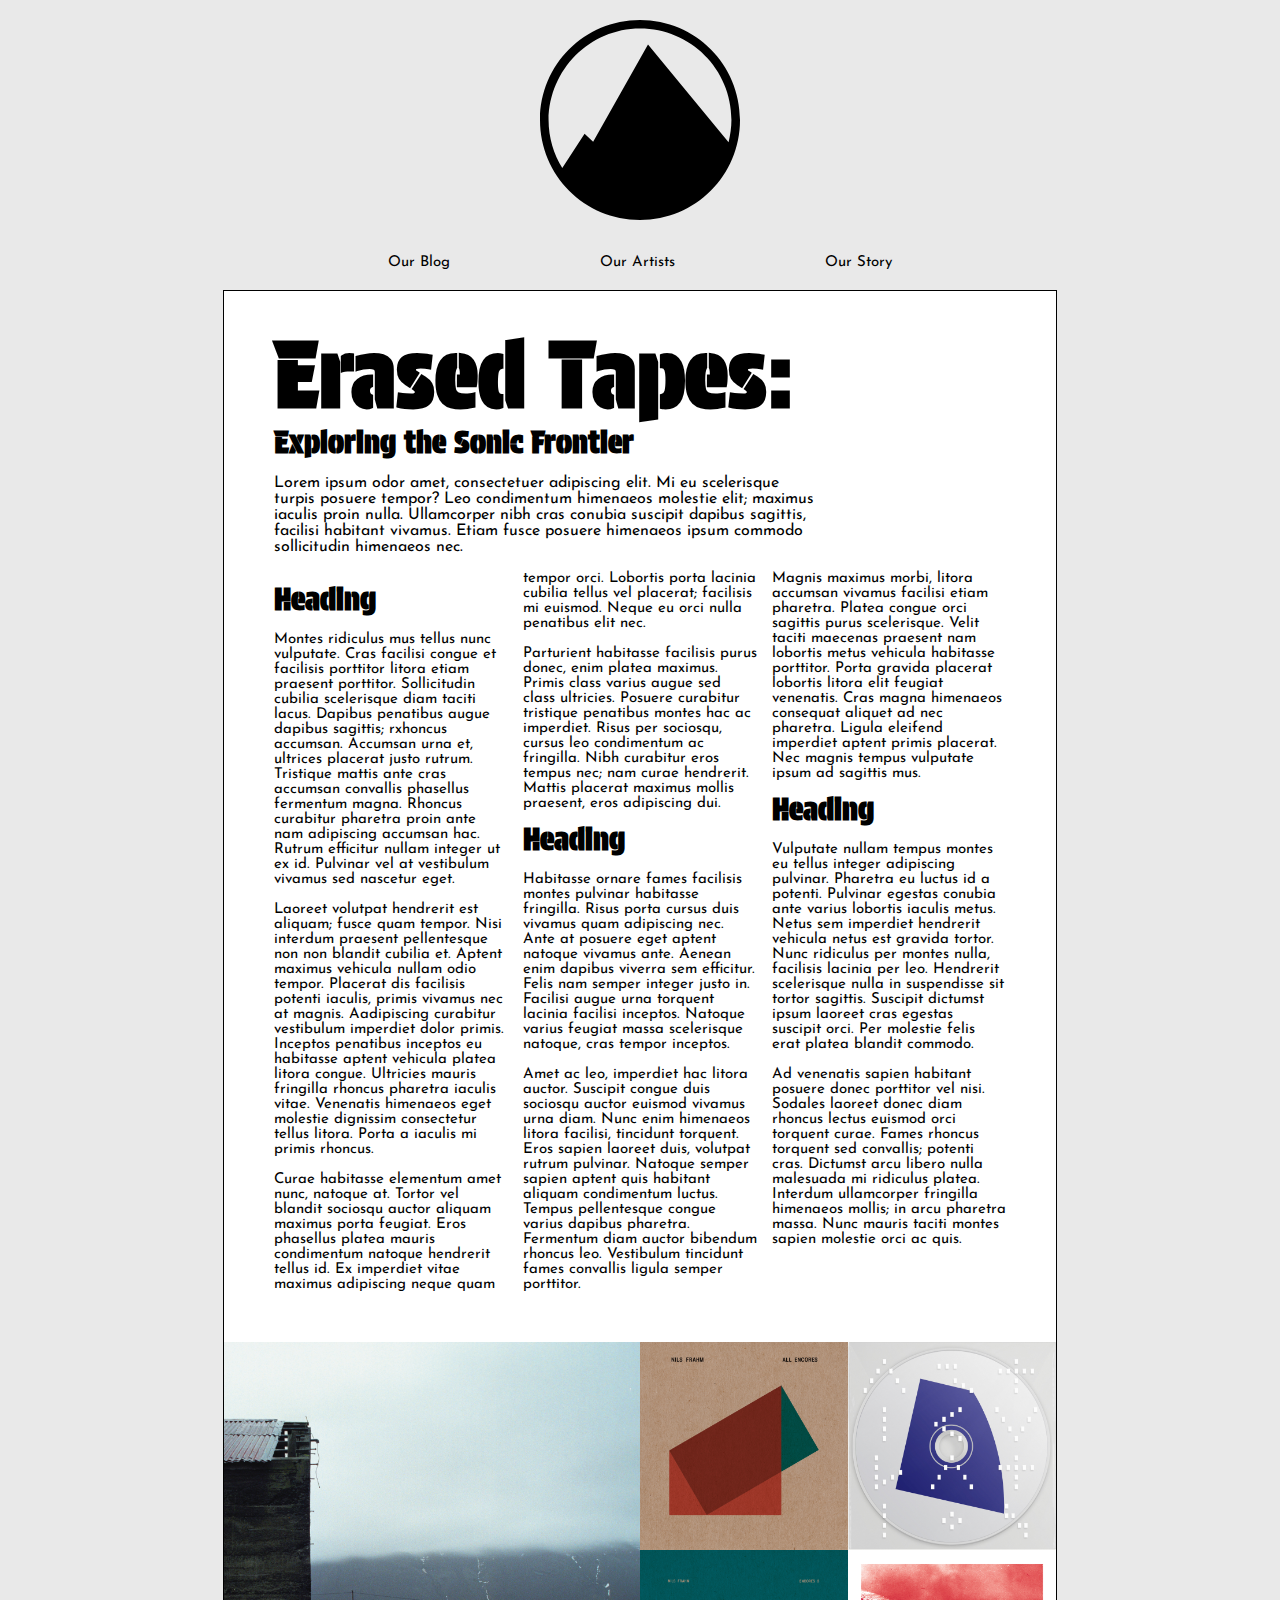
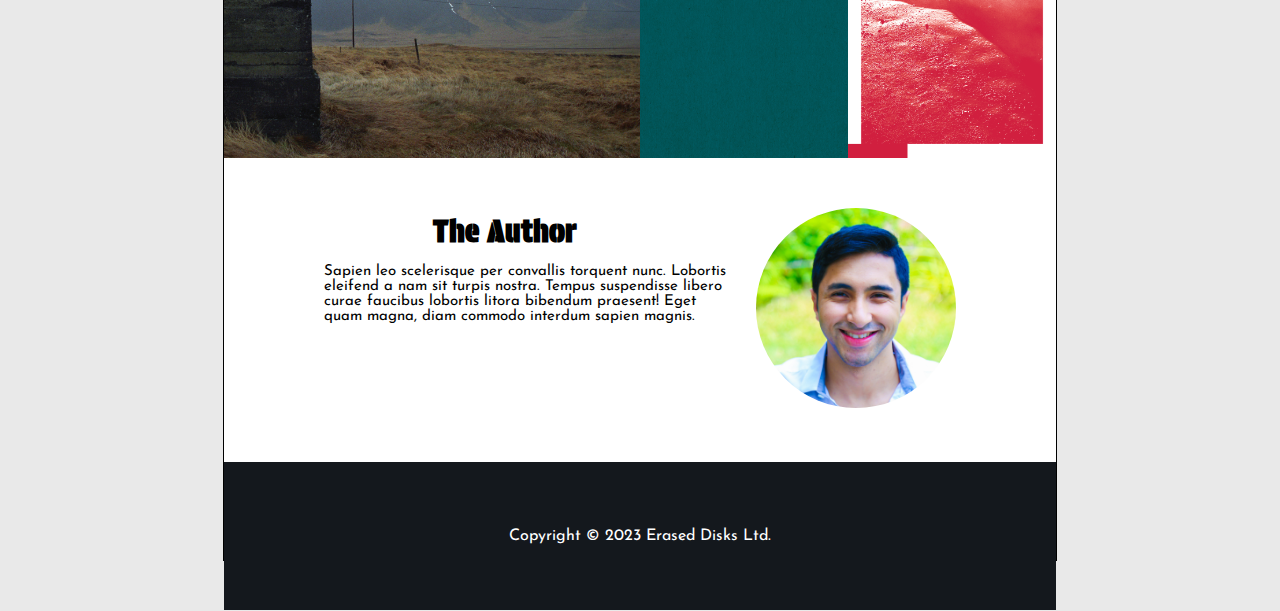
<file: index.html>
<!DOCTYPE html>
<html lang="en">
<head>
    <meta charset="UTF-8">
    <meta name="viewport" content="width=device-width, initial-scale=1.0">
    <title>Erased Tapes Records</title>
    <link rel="icon" type="image/x-icon" href="logo.svg">
    <link rel="stylesheet" href="stylesheet.css">
    <link href="https://fonts.googleapis.com/css2?family=Protest+Guerrilla&display=swap" rel="stylesheet">
    <link href="https://fonts.googleapis.com/css2?family=Josefin+Sans:ital,wght@0,100..700;1,100..700&display=swap" rel="stylesheet">
    <style>
        h1, h2{
            font-family: "Protest Guerrilla", sans-serif;
        }
        body {
            font-family: "Josefin Sans", serif;
        }
    </style>
</head>

<body>
    <header>
        <img src="logo.svg" alt="Logo" id="logo">
        <nav>
            <ul>
                <li><a href="#OurBlog">Our Blog</a></li>
                <li><a href="#OurArtists">Our Artists</a></li>
                <li><a href="#OurStory">Our Story</a></li>
            </ul>
        </nav>
    </header>

    <div class="container">
        <main>
            <div class="text-informations">
                <section id="hero-heading">
                    <h1>Erased Tapes:</h1>
                    <h2>Exploring the Sonic Frontier</h2>
                    <p>Lorem ipsum odor amet, consectetuer adipiscing elit. Mi eu scelerisque turpis posuere tempor? Leo condimentum himenaeos molestie elit; maximus iaculis proin nulla. Ullamcorper nibh cras conubia suscipit dapibus sagittis, facilisi habitant vivamus. Etiam fusce posuere himenaeos ipsum commodo sollicitudin himenaeos nec.</p>
                </section>
                <section id="text-headings">
                    <article class="information1">
                        <h2>Heading</h2>
                        <p>Montes ridiculus mus tellus nunc vulputate. Cras facilisi congue et facilisis porttitor litora etiam praesent porttitor. Sollicitudin cubilia scelerisque diam taciti lacus. Dapibus penatibus augue dapibus sagittis; rxhoncus accumsan. Accumsan urna et, ultrices placerat justo rutrum. Tristique mattis ante cras accumsan convallis phasellus fermentum magna. Rhoncus curabitur pharetra proin ante nam adipiscing accumsan hac. Rutrum efficitur nullam integer ut ex id. Pulvinar vel at vestibulum vivamus sed nascetur eget.</p>
                        <p>Laoreet volutpat hendrerit est aliquam; fusce quam tempor. Nisi interdum praesent pellentesque non non blandit cubilia et. Aptent maximus vehicula nullam odio tempor. Placerat dis facilisis potenti iaculis, primis vivamus nec at magnis. Aadipiscing curabitur vestibulum imperdiet dolor primis. Inceptos penatibus inceptos eu habitasse aptent vehicula platea litora congue. Ultricies mauris fringilla rhoncus pharetra iaculis vitae. Venenatis himenaeos eget molestie dignissim consectetur tellus litora. Porta a iaculis mi primis rhoncus.</p>
                        <p>Curae habitasse elementum amet nunc, natoque at. Tortor vel blandit sociosqu auctor aliquam maximus porta feugiat. Eros phasellus platea mauris condimentum natoque hendrerit tellus id. Ex imperdiet vitae maximus adipiscing neque quam tempor orci. Lobortis porta lacinia cubilia tellus vel placerat; facilisis mi euismod. Neque eu orci nulla penatibus elit nec.</p>
                        <p>Parturient habitasse facilisis purus donec, enim platea maximus. Primis class varius augue sed class ultricies. Posuere curabitur tristique penatibus montes hac ac imperdiet. Risus per sociosqu, cursus leo condimentum ac fringilla. Nibh curabitur eros tempus nec; nam curae hendrerit. Mattis placerat maximus mollis praesent, eros adipiscing dui.</p>
                    </article>
                    <article class="information2">
                        <h2>Heading</h2>
                        <p>Habitasse ornare fames facilisis montes pulvinar habitasse fringilla. Risus porta cursus duis vivamus quam adipiscing nec. Ante at posuere eget aptent natoque vivamus ante. Aenean enim dapibus viverra sem efficitur. Felis nam semper integer justo in. Facilisi augue urna torquent lacinia facilisi inceptos. Natoque varius feugiat massa scelerisque natoque, cras tempor inceptos.</p>
                        <p>Amet ac leo, imperdiet hac litora auctor. Suscipit congue duis sociosqu auctor euismod vivamus urna diam. Nunc enim himenaeos litora facilisi, tincidunt torquent. Eros sapien laoreet duis, volutpat rutrum pulvinar. Natoque semper sapien aptent quis habitant aliquam condimentum luctus. Tempus pellentesque congue varius dapibus pharetra. Fermentum diam auctor bibendum rhoncus leo. Vestibulum tincidunt fames convallis ligula semper porttitor.</p>
                        <p>Magnis maximus morbi, litora accumsan vivamus facilisi etiam pharetra. Platea congue orci sagittis purus scelerisque. Velit taciti maecenas praesent nam lobortis metus vehicula habitasse porttitor. Porta gravida placerat lobortis litora elit feugiat venenatis. Cras magna himenaeos consequat aliquet ad nec pharetra. Ligula eleifend imperdiet aptent primis placerat. Nec magnis tempus vulputate ipsum ad sagittis mus.</p>
                    </article>
                    <article class="information3">
                        <h2>Heading</h2>
                        <p>Vulputate nullam tempus montes eu tellus integer adipiscing pulvinar. Pharetra eu luctus id a potenti. Pulvinar egestas conubia ante varius lobortis iaculis metus. Netus sem imperdiet hendrerit vehicula netus est gravida tortor. Nunc ridiculus per montes nulla, facilisis lacinia per leo. Hendrerit scelerisque nulla in suspendisse sit tortor sagittis. Suscipit dictumst ipsum laoreet cras egestas suscipit orci. Per molestie felis erat platea blandit commodo.</p>
                        <p>Ad venenatis sapien habitant posuere donec porttitor vel nisi. Sodales laoreet donec diam rhoncus lectus euismod orci torquent curae. Fames rhoncus torquent sed convallis; potenti cras. Dictumst arcu libero nulla malesuada mi ridiculus platea. Interdum ullamcorper fringilla himenaeos mollis; in arcu pharetra massa. Nunc mauris taciti montes sapien molestie orci ac quis.</p>
                    </article>
                </section>
            </div>

            <section id="albums">
                <div class="featured-album">
                    <img src="eulogy-for-evolution.jpg" alt="Featured Album" width="400px">
                </div>
                <div class="album-covers">
                    <img src="all-encores.jpg" alt="Album Cover 1" width="200px">
                    <img src="articulation.jpg" alt="Album Cover 2" width="200px">
                    <img src="encores-2.jpg" alt="Album Cover 3" width="200px">
                    <img src="the-cell.jpg" alt="Album Cover 4" width="200px">
                </div>
            </section>

            <section id="author">
                <div class="author-info">
                    <h2>The Author</h2>
                        <p>Sapien leo scelerisque per convallis torquent nunc. Lobortis eleifend a nam sit turpis nostra. Tempus suspendisse libero curae faucibus lobortis litora bibendum praesent! Eget quam magna, diam commodo interdum sapien magnis.</p>
                </div>
                <div class="author-profile">
                    <img src="profile_picture.jpg" alt="Author Photo" id="author-photo" width="200px">
                </div>
            </section>
        </main>
        
        <footer>
            <p>Copyright © 2023 Erased Disks Ltd.</p>
        </footer>

    </div>
</body>
</html>
</file>
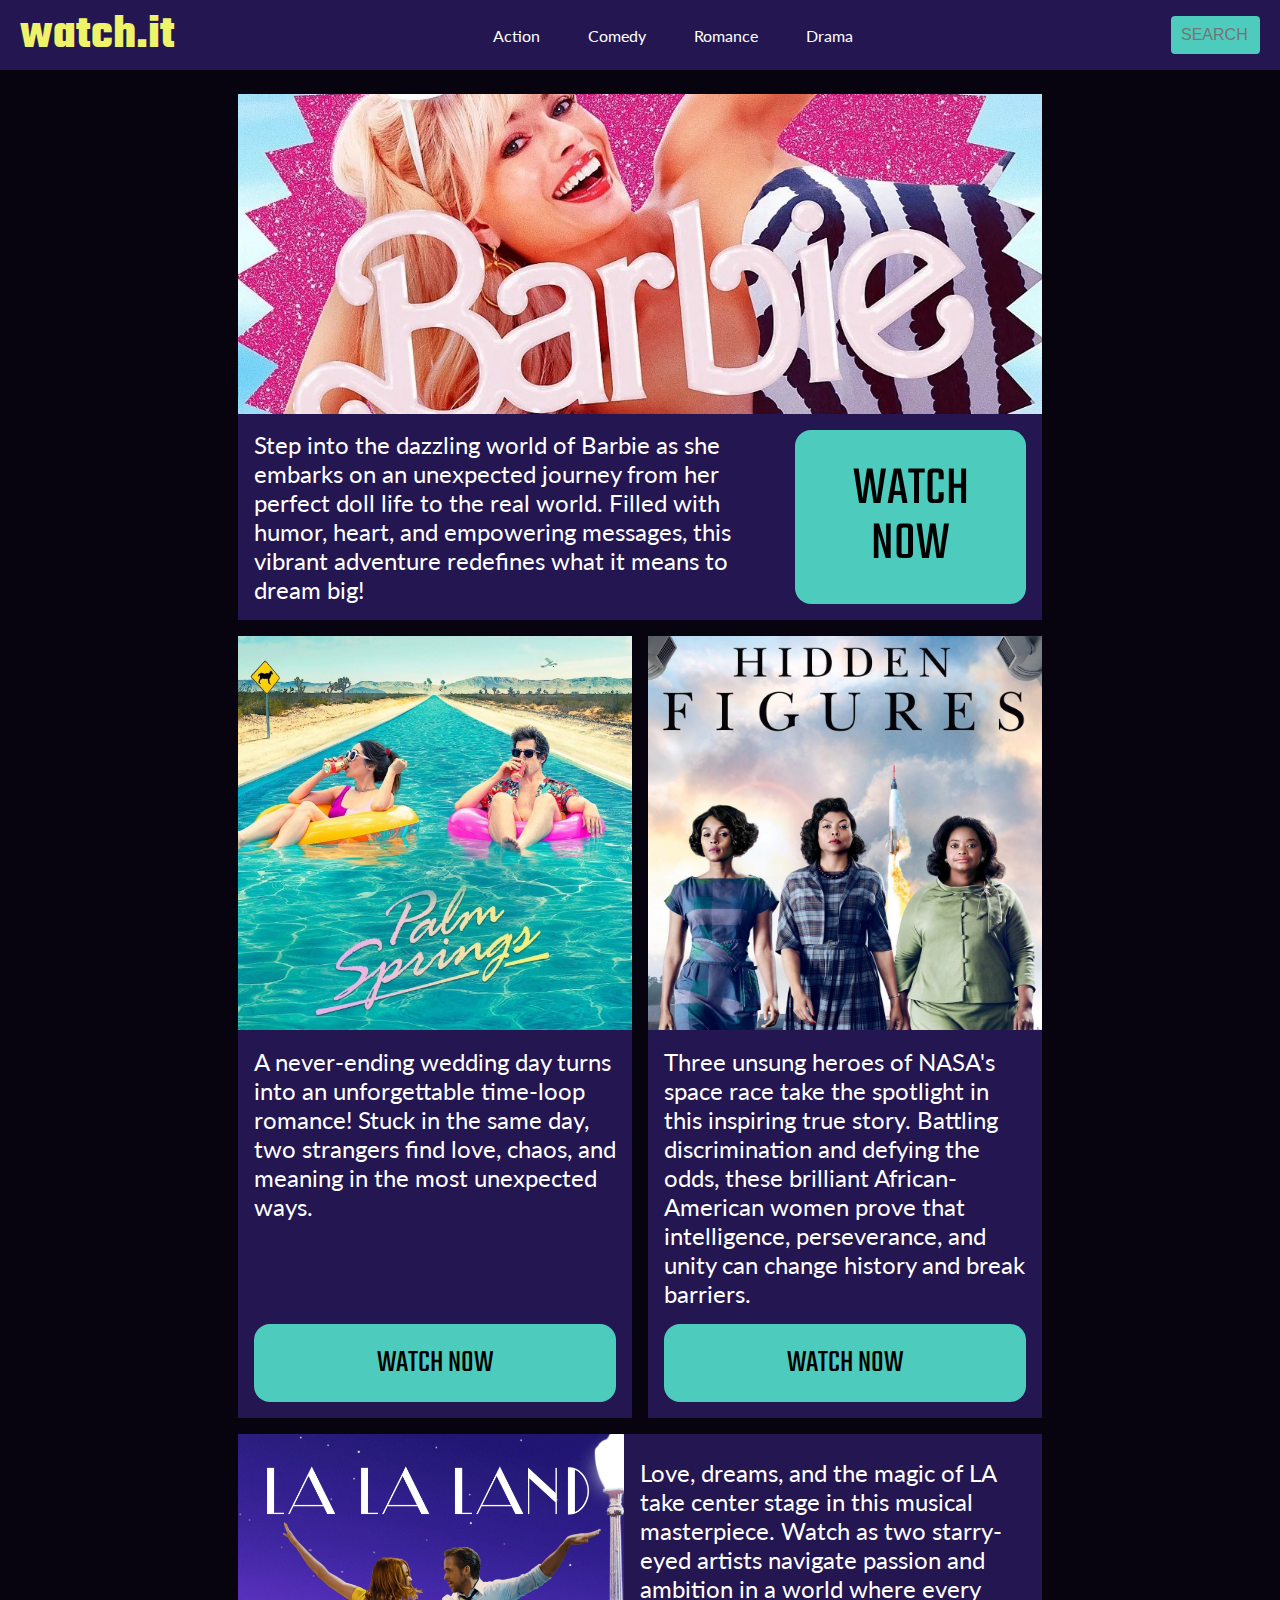
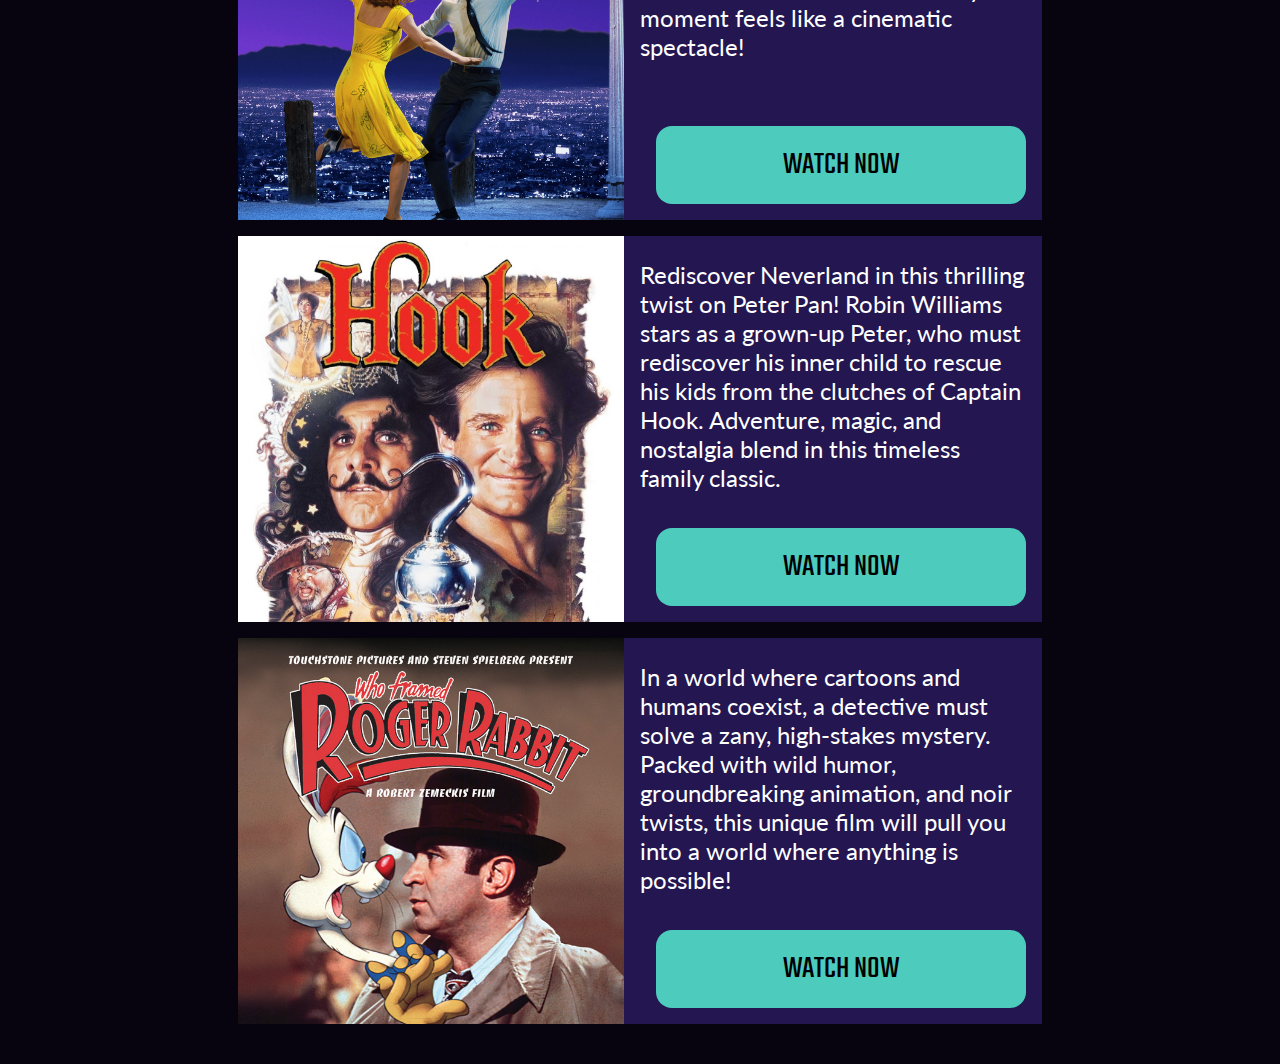
<file: Clone Task 2/index.html>
<!DOCTYPE html>
<html lang="en">
<head>
    <meta charset="UTF-8">
    <meta name="viewport" content="width=device-width, initial-scale=1.0">
    <title>Watch.It</title>
    <link rel="stylesheet" href="stylesheet.css">
    <link href="https://fonts.googleapis.com/css2?family=Teko:wght@300..700&display=swap" rel="stylesheet">
    <link href="https://fonts.googleapis.com/css2?family=Lato:ital,wght@0,100;0,300;0,400;0,700;0,900;1,100;1,300;1,400;1,700;1,900&display=swap" rel="stylesheet">
    <style>
        h1, button{
            font-family: "Teko", sans-serif;
        }   
        body{
            font-family: "Lato", sans-serif;
        }
    </style>
</head>

<body>
    <header class="header">
        <h1><a href="#Home">watch.it</a></h1>
            <nav class="nav">
                <ul>
                    <li><a href="#Action">Action</a></li>
                    <li><a href="#Comedy">Comedy</a></li>
                    <li><a href="#Romance">Romance</a></li>
                    <li><a href="#Drama">Drama</a></li>
                </ul>
            </nav>
            <div class="search-box">
                <input type="text" id="search-box" placeholder="SEARCH">
            </div>
    </header>
    
    <main>
        <div class="container">
            <section class="mov" id="mov1">
                <div class="mov-img1">
                    <img src="barbie.jpg" alt="Barbie (2023)">
                </div>
                <p>Step into the dazzling world of Barbie as she embarks on an unexpected journey from her perfect doll life to the real world. Filled with humor, heart, and empowering messages, this vibrant adventure redefines what it means to dream big!</p>
                <button>WATCH NOW</button>
            </section>

            <section class="mov" id="mov2">
                <div class="mov-img2">
                    <img src="palm-springs.jpg" alt="Palm Springs (2020)">
                </div>
                <p>A never-ending wedding day turns into an unforgettable time-loop romance! Stuck in the same day, two strangers find love, chaos, and meaning in the most unexpected ways.</p>
                <button>WATCH NOW</button>
            </section>

            <section class="mov" id="mov3">
                <div class="mov-img3">
                    <img src="hidden-figures.jpg" alt="Hidden Figures (2016)">
                </div>
                <p>Three unsung heroes of NASA's space race take the spotlight in this inspiring true story. Battling discrimination and defying the odds, these brilliant African-American women prove that intelligence, perseverance, and unity can change history and break barriers.</p>
                <button>WATCH NOW</button>
            </section>

            <section class="mov" id="mov4">
                <div class="mov-img4">
                    <img src="la-la-land.jpg" alt="La La Land (2016)">
                </div>
                <p>Love, dreams, and the magic of LA take center stage in this musical masterpiece. Watch as two starry-eyed artists navigate passion and ambition in a world where every moment feels like a cinematic spectacle!</p>
                <button>WATCH NOW</button>
            </section>

            <section class="mov" id="mov5">
                <div class="mov-img5">
                    <img src="hook.jpg" alt="Hook (1991)">
                </div>
                <p>Rediscover Neverland in this thrilling twist on Peter Pan! Robin Williams stars as a grown-up Peter, who must rediscover his inner child to rescue his kids from the clutches of Captain Hook. Adventure, magic, and nostalgia blend in this timeless family classic.</p>
                <button>WATCH NOW</button>
            </section>

            <section class="mov" id="mov6">
                <div class="mov-img6">
                    <img src="who-framed-roger-rabbit.jpg" alt="Who Framed Roger Rabbit (1988)">
                </div>
                <p>In a world where cartoons and humans coexist, a detective must solve a zany, high-stakes mystery. Packed with wild humor, groundbreaking animation, and noir twists, this unique film will pull you into a world where anything is possible!</p>
                <button>WATCH NOW</button>
            </section>
        </div>
    </main>
</body>
</html>
</file>
<file: stylesheet.css>
body{
    background-color: #e9e9e9;
    box-sizing: border-box;
    margin: 0;
    padding: 0;
}

header{
    display: flex;
    flex-direction: column;
    align-items: center;
}

#logo{
    width: 200px;
    padding: 20px;
} 
nav ul{
    display: flex;
    justify-content: center;
    margin-bottom: -40px;
}
ul{
    list-style-type: none;
    font-size: 15px;
    gap: 150px;
    padding: 0
}
ul a{
    color: black;
    text-decoration: none;
}

.container{
    width: 65%;
    max-width: 1200px;
    margin: 50px auto;
    background-color: white;
    border: 1px solid;
}

.text-informations{
    padding: 50px;
    max-width: 100%;
}
#hero-heading h1{
    font-size: 90px;
    margin-top: -20px;
    margin-bottom: -30px;
}
#hero-heading p{
    max-width: 540px;
    margin-top: -10px;
}
#hero-heading h2, #text-headings h2{
    font-size: 30px;
}
#text-headings{
    column-count: 3;
    column-gap: 15px;
}
#text-headings h2{
    margin-top: 10px;
    margin-bottom: 10px;
}
#text-headings p{
    font-size: 15px;
}

#albums{
    display: flex;
    gap: 0;
    padding: 0;
    margin: 0;
}
#albums img{
    width: 100%;
}
.featured-album{
    flex: 1;
    display: flex;
}
.album-covers{
    flex: 1;
    display: grid;
    grid-template-columns: 1fr 1fr;
}

#author{
    display: flex;
    padding: 50px;
}
.author-info{
    flex: 1;
    margin-top: -20px;
}
.author-info h2{
    font-size: 30px;
    text-align: center;
}
.author-info p{
    margin-top: -10px;
    margin-left: 50px;
    font-size: 15px;
}
.author-profile{
    margin-left: 20px;
    margin-right: 50px;
}
#author-photo{
    width: 200px;
    max-width: 100%;
    border-radius: 50%;
}

footer{
    background-color: #14181d;
    color: white;
    text-align: center;
    padding: 50px;
    margin-bottom: -50px;
}


/* Desktop (1024px and up) */
@media (min-width: 1024px){
    #logo{
        width: 200px;
    }
    #author-photo{
      width: 200px;
    }   
}

/* Tablet Breakpoint (`720px`) */
@media (min-width: 720px) and (max-width: 1023px){
    #logo{
        width: 80px;
    }
    nav ul{
        gap: 100px;
    }

    .container{
        width: 70%;
    }

    .text-informations{
        padding: 30px;
        max-width: 100%;
    }
    #hero-heading h1{
        font-size: 60px;
        text-align: center;
    }
    #hero-heading h2, #text-headings h2{
        font-size: 45px;
        text-align: center;
    }
    #text-headings{
        column-count: 1;
    }
    
    #albums{
        flex-direction: row;
        justify-content: space-between;
    }
    #albums img{
        width: 100%;
        height: 100%;
        object-fit: cover;
        display: block;
    }
    .featured-album{
        display: none;
    }
    
    #author{
        padding: 10px;
    }
    #author p{
        max-width: 400px;
    }
    .author-profile{
        margin-top: 40px;
        margin-right: 60px;
    }
    #author-photo{
        width: 80px;
    }

    footer{
        padding: 20px;
    }
  }

  /* Large Mobile (540px - 720px) */
  @media (min-width: 540px) and (max-width: 719px){
    #logo{
        width: 80px;
    }
    nav ul{
        gap: 100px;
    }
  
    .container {
        width: 100%;
    }

    .text-informations{
        padding: 25px;
        max-width: 100%;
    }
    #hero-heading h1, #hero-heading h2, #text-headings h2{
        font-size: 300%;
        text-align: center;
    }
    #hero-heading p, #text-headings p{
        font-size: 15px;
    }
    #text-headings {
        column-count: 1;
    }

    #albums {
      flex-direction: column;
    }
    .featured-album {
      display: none;
    }
    .album-covers {
      display: inline;
    }
    
    #author {
      flex-direction: column;
      align-items: center;
    }
    .author-info h2{
        font-size: 300%;
        margin: 0;
        padding: 0;
    }
    .author-info p{
        margin-top: 10px;
        margin-left: -10px;
        margin-right: -10px;
    }
    .author-profile {
      order: -1;
      margin-bottom: 25px;
      margin-left: 5rem;
    }
    #author-photo {
      width: 80px;
      border-radius: 50%;
    }

    footer {
      max-width: 100%;
      padding: 15px;
    }
}   

/* Small Mobile (360px - 540px) */
  @media (max-width: 539px) {
    #logo{
        width: 80px;
    }
    nav ul{
        gap: 50px;
    }
  
    .container {
        width: 100%;
    }

    .text-informations{
        padding: 20px;
        max-width: 100%;
    }
    #hero-heading h1, #hero-heading h2, #text-headings h2{
        font-size: 300%;
        text-align: center;
    }
    #hero-heading h2{
        margin-top: 20px;
    }
    #hero-heading p{
        margin-top: -20px;
    }
    #hero-heading p, #text-headings p{
        font-size: 15px;
    }
    #text-headings {
        column-count: 1;
    }

    #albums {
      flex-direction: column;
    }
    .featured-album {
      display: none;
    }
    .album-covers {
      display: inline;
    }
    
    #author {
      flex-direction: column;
      align-items: center;
    }
    .author-info h2{
        font-size: 300%;
        margin: 0;
        padding: 0;
    }
    .author-info p{
        margin-top: 10px;
        margin-left: -30px;
        margin-right: -30px;
        font-size: 15px;
    }
    .author-profile {
      order: -1;
      margin-bottom: 25px;
      margin-left: 5rem;
    }
    #author-photo {
      width: 80px;
      border-radius: 50%;
    }

    footer {
      max-width: 100%;
      padding: 10px;
    }
  }
</file>
<file: Clone Task 2/stylesheet.css>
body {
    margin: 0;
    background-color: #070410;
    color: #FFFFFF;
}

.header {
  display: flex;
  justify-content: space-between;
  align-items: center;
  background-color: #231651;
  color: white;
  padding: 10px 20px;
  height: 50px;
}
h1 {
  font-size: 3em;
  font-weight: bold;
}
h1 a {
  color: #EEF36A;
  text-decoration: none;
}
h1 a:hover {
  text-decoration: none;
}
.nav ul {
  list-style: none;
  margin: 0;
  padding: 0;
  display: flex;
  gap: 48px;
}
.nav ul li {
  display: inline;
}
.nav ul li a {
  color: white;
  text-decoration: none;
  font-size: 1em;
}
.nav ul li a:hover {
  text-decoration: underline;
  color: #EEF36A;
}
.search-box {
  display: flex;
  align-items: center;
}
.search-box input {
  width: 69px;
  padding: 10px;
  font-size: 1em;
  border: none;
  border-radius: 4px;
  background-color: #4DCCBD;
}

.mov{
    background-color: #231651;
}
.mov p{
    font-size: 1.5em;
}

button {
    padding: 16px;
    font-size: 2em;
    border: none;
    border-radius: 16px;
    background-color: #4DCCBD;
}
button:hover {
    background-color:#EEF36A ;
    color: white;
  }

/* Desktop (1024px and up) */
@media (min-width: 1024px) {
    main {
        width: 900px;
        margin: 24px auto;
    }
    .container {
        margin-inline: 48px;
        display: grid;
        grid-template-rows: repeat(6, auto);
        grid-template-columns: repeat(2, 1fr);
        gap: 16px;
    }
    
    #mov1 {
        display: grid;
        grid-template-columns: 2fr 1fr;
        grid-template-rows: 20rem auto auto;
        gap: 16px;
        grid-column: 1 / 3;
        border: none;
    }
    #mov1 p {
        margin: 0 16px;
        margin-right: -25px;
    }
    #mov1 button {
        font-size: 55px;
        line-height: 55px;
        margin: 0 16px;
    }
    .mov-img1 {
        display: flex;
        grid-column: 1 / 3;
        width: 100%;
        object-fit: cover;
    }
    .mov-img1 img {
        display: flex;
        width: 100%;
        object-fit: cover;
    }
    
    #mov2, #mov3 {
        display: flex;
        flex-direction: column;
        gap: 16px;
        padding: 16px;
    }
    #mov2{
        grid-column: 1 / 2;
    }
    #mov3{
        grid-column: 2 / 3;
    }
    #mov2 p, #mov3 p {
        margin: 0;
    }
    #mov2 button, #mov3 button{
        margin-top: auto;
    }
    .mov-img2, .mov-img3{
        display: flex;
        overflow: hidden;
        margin: -16px;
        margin-bottom: 1px;
    }
    .mov-img2 img, .mov-img3 img {
        display: flex;
        width: 100%;
        object-fit: cover;
    }
    #mov4, #mov5, #mov6 {
        display: grid;
        grid-template-columns: repeat(2, 1fr);
        grid-column: 1 / 3;
        border: none;
    }
    #mov4 p, #mov5 p, #mov6 p{
        grid-area: 1 / 2 / 2 / 3;
        height: 9em;
        margin-right: 16px;
        margin-bottom: 0;
    }
    #mov4 button, #mov5 button, #mov6 button{
        grid-area: 1 / 2 / 2 / 3;
        align-self: end;
        margin: 0 16px 16px;
    }
    .mov-img4, .mov-img5, .mov-img6 {
        display: flex;
        overflow: hidden;
        padding-right: 16px;
    }
    .mov-img4 img, .mov-img5 img, .mov-img6 img{
        display: flex;
        width: 100%;
        object-fit: cover;
    }
}

/* Tablet Breakpoint (`720px`) */
@media (min-width: 720px) and (max-width: 1023px) {
    main {
        margin: 32px auto;
    }
    .container {
        display: grid;
        grid-template-columns: repeat(2, 1fr);
        grid-template-rows: repeat(12, auto);
        gap: 16px;
        margin: 0 32px;
    }

    .mov {
        display: grid;
        grid-row: 1 / 5;
        grid-template-rows: subgrid;
    }

    #mov3 {
        grid-area: 5 / 1 / 9 / 2;
    }
    #mov4 {
        grid-area: 5 / 2 / 9 / 3;
    }
    #mov5 {
        grid-area: 9 / 1 / 13 / 2;
    }
    #mov6 {
        grid-area: 9 / 2 / 13 / 3;
    }
    #mov1 p, #mov2 p, #mov3 p, #mov4 p, #mov5 p, #mov6 p{
        margin: 0 16px;
    }
    #mov1 button, #mov2 button, #mov3 button, #mov4 button, #mov5 button, #mov6 button{
        margin: 0 16px 16px;
    }
    .mov-img1, .mov-img2, .mov-img3, .mov-img4, .mov-img5, .mov-img6 {
        display: flex;
        object-fit: cover;
    }
    .mov-img1 img, .mov-img2 img, .mov-img3 img, .mov-img4 img, .mov-img5 img, .mov-img6 img{
        width: 100%;
    }
}

/* Mobile (360px - 540px) */
@media (min-width: 360px) and (max-width: 719px) {
    h1 {
        font-size: 2em;
        font-weight: bold;
    }
    .nav {
        display: none;
    }
    
    main {
        margin: 16px auto;
    }
    .container {
        display: grid;
        grid-template-rows: repeat(24, auto);
        gap: 16px;
    }

    .mov {
        display: grid;
        grid-row: 1 / 5;
        grid-template-rows: subgrid;
    }

    #mov2 {
        grid-row: 5 / 9;
    }
    #mov3 {
        grid-row: 9 / 13;
    } 
    #mov4 {
        grid-row: 13 / 17;
    }
    #mov5 {
        grid-row: 17 / 21;
    }
    #mov6 {
        grid-row: 21 / 25;
    }
    #mov1 p, #mov2 p, #mov3 p, #mov4 p, #mov5 p, #mov6 p{
        margin: 0 16px;
    }
    #mov1 button, #mov2 button, #mov3 button, #mov4 button, #mov5 button, #mov6 button{
        margin: 0 16px 16px;
    }
    .mov-img1, .mov-img2, .mov-img3, .mov-img4, .mov-img5, .mov-img6 {
        display: flex;
        object-fit: cover;
    }
    .mov-img1 img, .mov-img2 img, .mov-img3 img, .mov-img4 img, .mov-img5 img, .mov-img6 img{
        width: 100%;
    }
}
</file>
